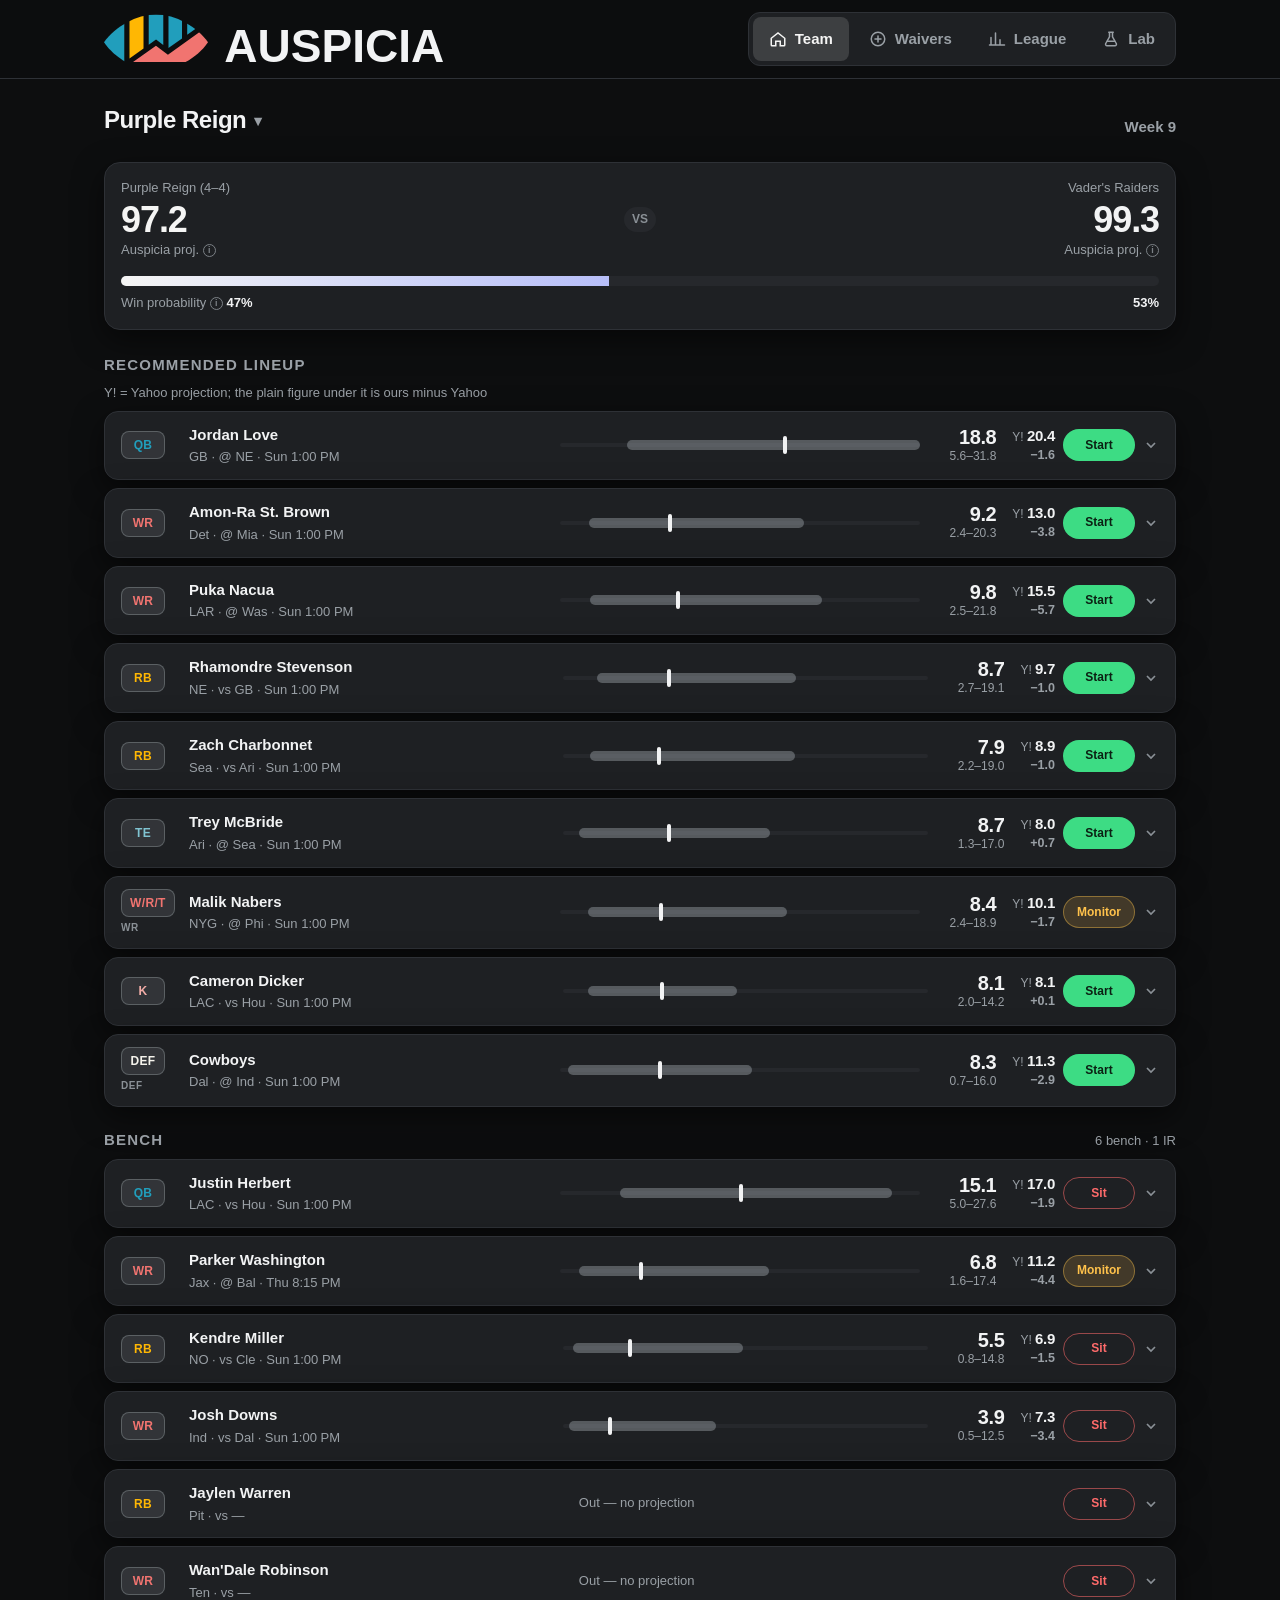
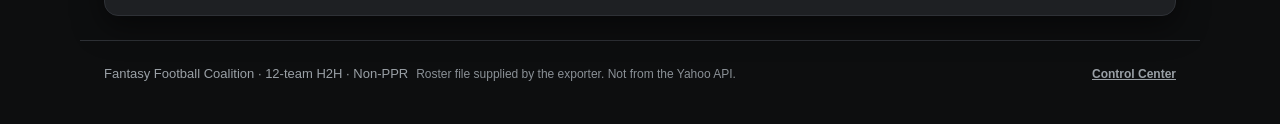
<file: site/index.html>
<!DOCTYPE html>
<html lang="en">
<head>
  <meta charset="utf-8">
  <meta name="viewport" content="width=device-width, initial-scale=1, viewport-fit=cover">
  <title>AUSPICIA</title>
  <link rel="icon" href="favicon.svg" type="image/svg+xml">
  <link rel="icon" href="favicon-32.png" type="image/png" sizes="32x32">
  <link rel="apple-touch-icon" href="apple-touch-icon.png">
  <meta name="theme-color" content="#0d0e0f">
  <link rel="stylesheet" href="app.css">
</head>
<body>
  <header class="top">
    <div class="top-in">
      <div class="hdr-logo"><img src="emblem.svg" alt=""><span class="hdr-word">AUSPICIA</span></div>
      <span class="badge hdr-badge" id="example-badge" hidden>● Example data</span>
      <nav class="tabs" role="tablist" aria-label="Views">
        <button role="tab" id="t-team" aria-controls="v-team" aria-selected="true" data-v="team">
          <svg viewBox="0 0 24 24" fill="none" stroke="currentColor" stroke-width="2" stroke-linecap="round" aria-hidden="true"><path d="M3 11l9-7 9 7v9a1 1 0 0 1-1 1h-5v-6H9v6H4a1 1 0 0 1-1-1z"/></svg>
          Team
        </button>
        <button role="tab" id="t-waivers" aria-controls="v-waivers" aria-selected="false" tabindex="-1" data-v="waivers">
          <svg viewBox="0 0 24 24" fill="none" stroke="currentColor" stroke-width="2" stroke-linecap="round" aria-hidden="true"><circle cx="12" cy="12" r="9"/><path d="M12 8v8M8 12h8"/></svg>
          Waivers
        </button>
        <button role="tab" id="t-league" aria-controls="v-league" aria-selected="false" tabindex="-1" data-v="league">
          <svg viewBox="0 0 24 24" fill="none" stroke="currentColor" stroke-width="2" stroke-linecap="round" aria-hidden="true"><path d="M4 20V10M10 20V4M16 20v-7M22 20H2"/></svg>
          League
        </button>
        <button role="tab" id="t-lab" aria-controls="v-lab" aria-selected="false" tabindex="-1" data-v="lab">
          <svg viewBox="0 0 24 24" fill="none" stroke="currentColor" stroke-width="2" stroke-linecap="round" aria-hidden="true"><path d="M9 3h6M10 3v6l-5 9a2 2 0 0 0 2 3h10a2 2 0 0 0 2-3l-5-9V3"/><path d="M7 15h10"/></svg>
          Lab
        </button>
      </nav>
      <div class="hdr-title" id="page-title">Team</div>
    </div>
  </header>
  <main>
    <p class="sub" id="status" role="status">Loading dashboard…</p>
    <section class="view on" id="v-team" role="tabpanel" aria-labelledby="t-team" hidden>
      <div class="hero">
        <div class="tsel-wrap">
          <button id="team-btn" class="teamsel" type="button" aria-haspopup="true" aria-expanded="false" aria-label="Choose team"><span id="team-title"></span><span class="tsel-caret" aria-hidden="true">▾</span></button>
          <div id="team-menu" class="teammenu" hidden></div>
        </div>
        <div class="week-label" id="week-label"></div>
        <div class="kick" id="kickoff">
          <span class="sub">Next kickoff</span>
          <b class="num" id="countdown"></b>
          <span class="sub" id="kickoff-label"></span>
        </div>
      </div>
      <p class="note" id="team-note" role="status" hidden></p>
      <div class="cols">
        <div class="main-col">
          <div class="card matchup" id="matchup" aria-label="Matchup projection"></div>
          <div class="lineup-col" id="lineup-col"></div>
        </div>

      </div>
    </section>
    <section class="view" id="v-waivers" role="tabpanel" aria-labelledby="t-waivers" hidden>
      <div class="hero"><div><div class="sub" id="waiver-sub"></div><h1>Top pickups</h1></div></div>
      <div class="pills-wrap">
        <div class="pills" role="group" aria-label="Filter by position" id="pills"></div>
      </div>
      <div class="wgrid" id="wlist"></div>
    </section>
    <section class="view" id="v-league" role="tabpanel" aria-labelledby="t-league" hidden>
      <div class="hero"><div><div class="sub" id="league-sub"></div><h1>League</h1></div></div>
      <div class="card table-card">
        <table class="tbl" id="ltbl">
          <caption class="sr">Teams by projected total. Activate a column header to sort.</caption>
          <thead>
            <tr>
              <th scope="col" data-k="rank"><button type="button">#</button></th>
              <th scope="col" data-k="name"><button type="button">Team</button></th>
              <th scope="col" data-k="wins" class="hide-s"><button type="button">Record</button></th>
              <th scope="col" data-k="opponent_name" class="hide-s"><button type="button">Opponent</button></th>
              <th scope="col" data-k="projected_total" class="r" aria-sort="descending"><button type="button" title="Projected total: the sum of the recommended starters' mean projections">Proj</button></th>
              <th scope="col" class="hide-s bar-col"><span class="sr">Share of leader</span></th>
            </tr>
          </thead>
          <tbody></tbody>
        </table>
      </div>
    </section>
    <section class="view" id="v-lab" role="tabpanel" aria-labelledby="t-lab" hidden>
      <div id="report-root"></div>
      <div id="lab-root"></div>
      <div class="card engine-card">
        <h2>How the engine works</h2>
        <p class="sub">What the model looks at for each player, and how that becomes a projection.</p>
        <ul class="why">
          <li><b>Recent form, weighted.</b> His last game, his last 3 and last 5, and a weighted average that cares more about lately — plus the direction he's trending.</li>
          <li><b>Opportunity.</b> Snap share, target and carry shares, air yards, red-zone work. Role is stickier than raw points, so the model trusts role more.</li>
          <li><b>The matchup.</b> How many points the opponent has been giving up to his position lately.</li>
          <li><b>The game environment.</b> The Vegas spread, the game total, and each team's implied points — high implied totals mean more scoring to share around. Kickers and defenses are projected mostly from these lines directly.</li>
          <li><b>Availability and context.</b> Injury and practice reports, depth-chart rank, teammates out at his position, rest days, home or away, and last season's scoring rate for players with thin history.</li>
          <li><b>A separate model per position.</b> Quarterbacks, running backs, receivers, and tight ends each get their own model, retrained on every week in the database before this one — using only information that existed before that week's games. No peeking at results.</li>
          <li><b>An honest range, not just a number.</b> Every projection is a middle (the headline), a bad-week end, and a great-week end. Yahoo's number sits next to ours so the difference is always visible.</li>
          <li><b>Graded in public.</b> The scores above come from replaying history week by week and comparing predictions with what actually happened. Live predictions currently use the model's raw range; the calibrated range from the backtest is the next upgrade.</li>
        </ul>
      </div>
      <div class="card legend-card" id="legend-card"></div>
    </section>
  </main>
  <footer>
    <span class="badge" id="footer-badge" hidden>● Example data</span>
    <span class="sub" id="league-line"></span>
    <span id="footer-text"></span>
    <a href="control.html">Control Center</a>
  </footer>
  <script src="app.js" defer></script>
</body>
</html>
</file>
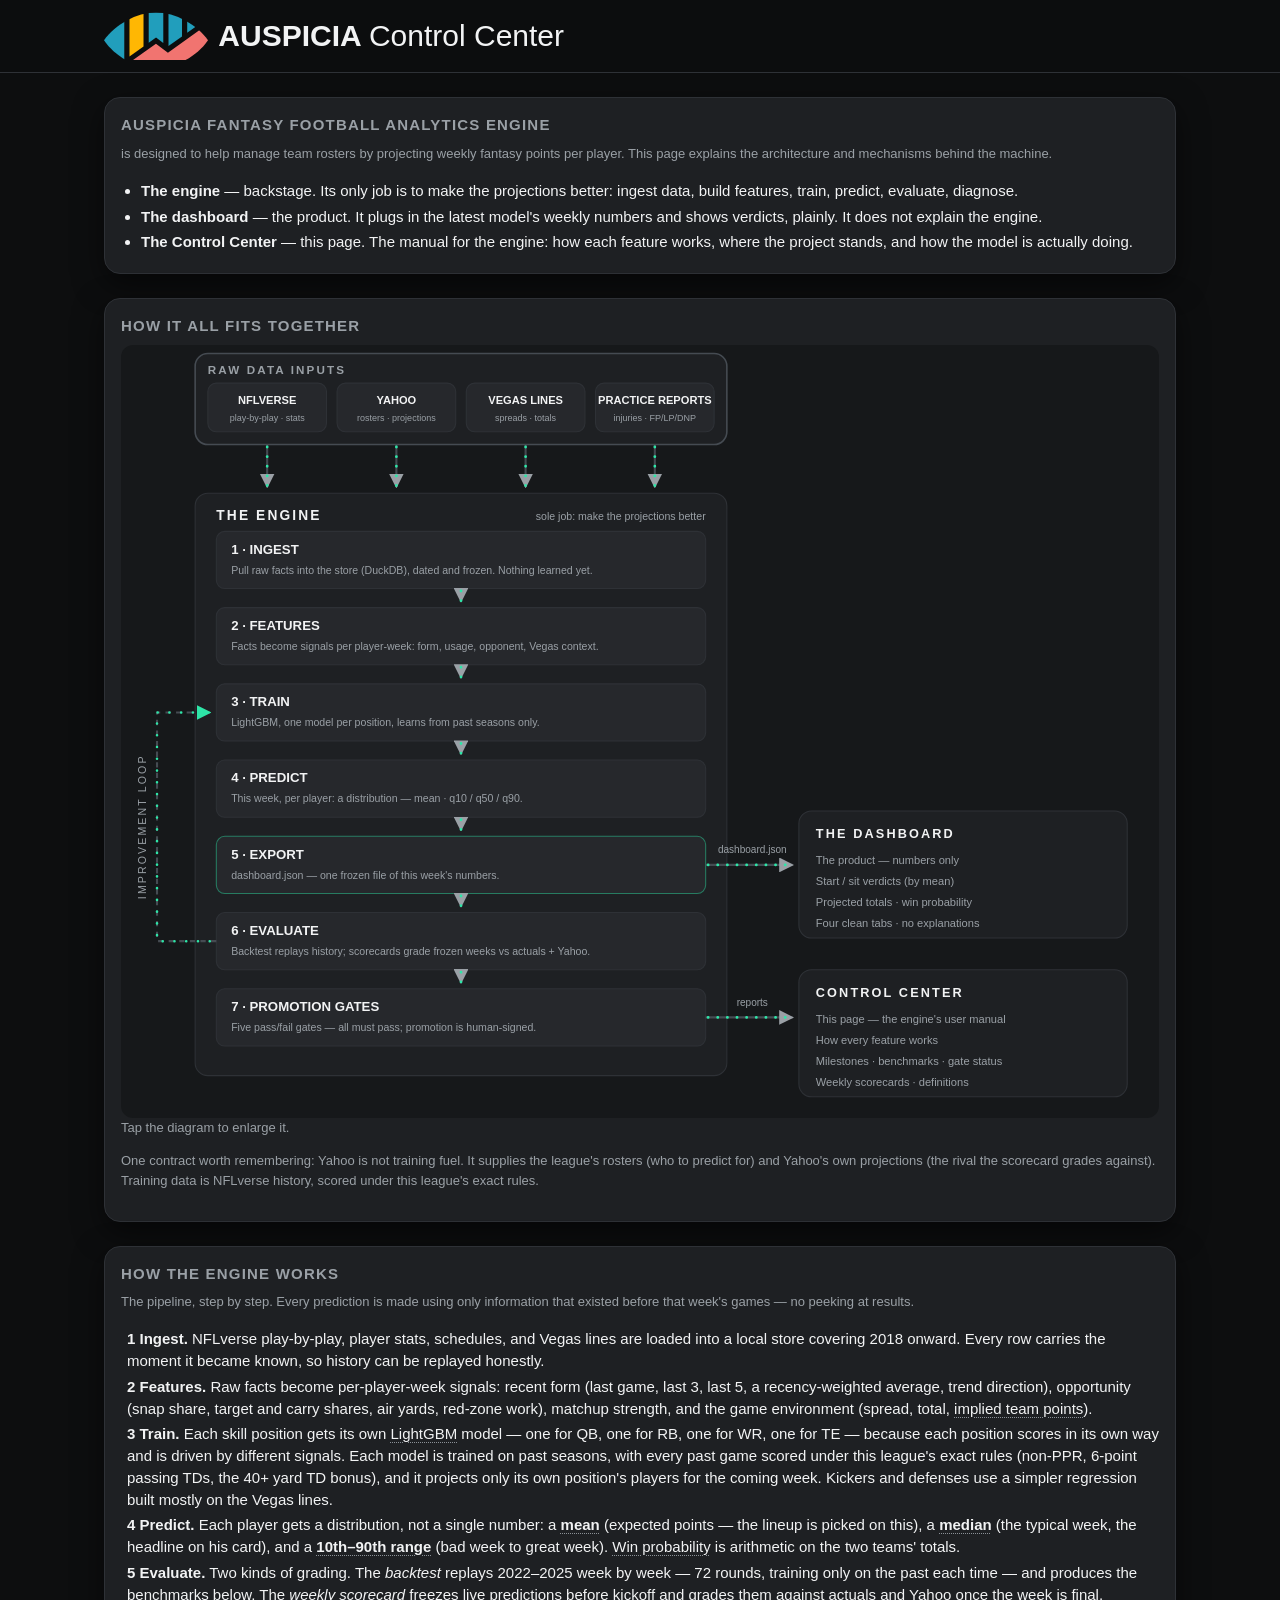
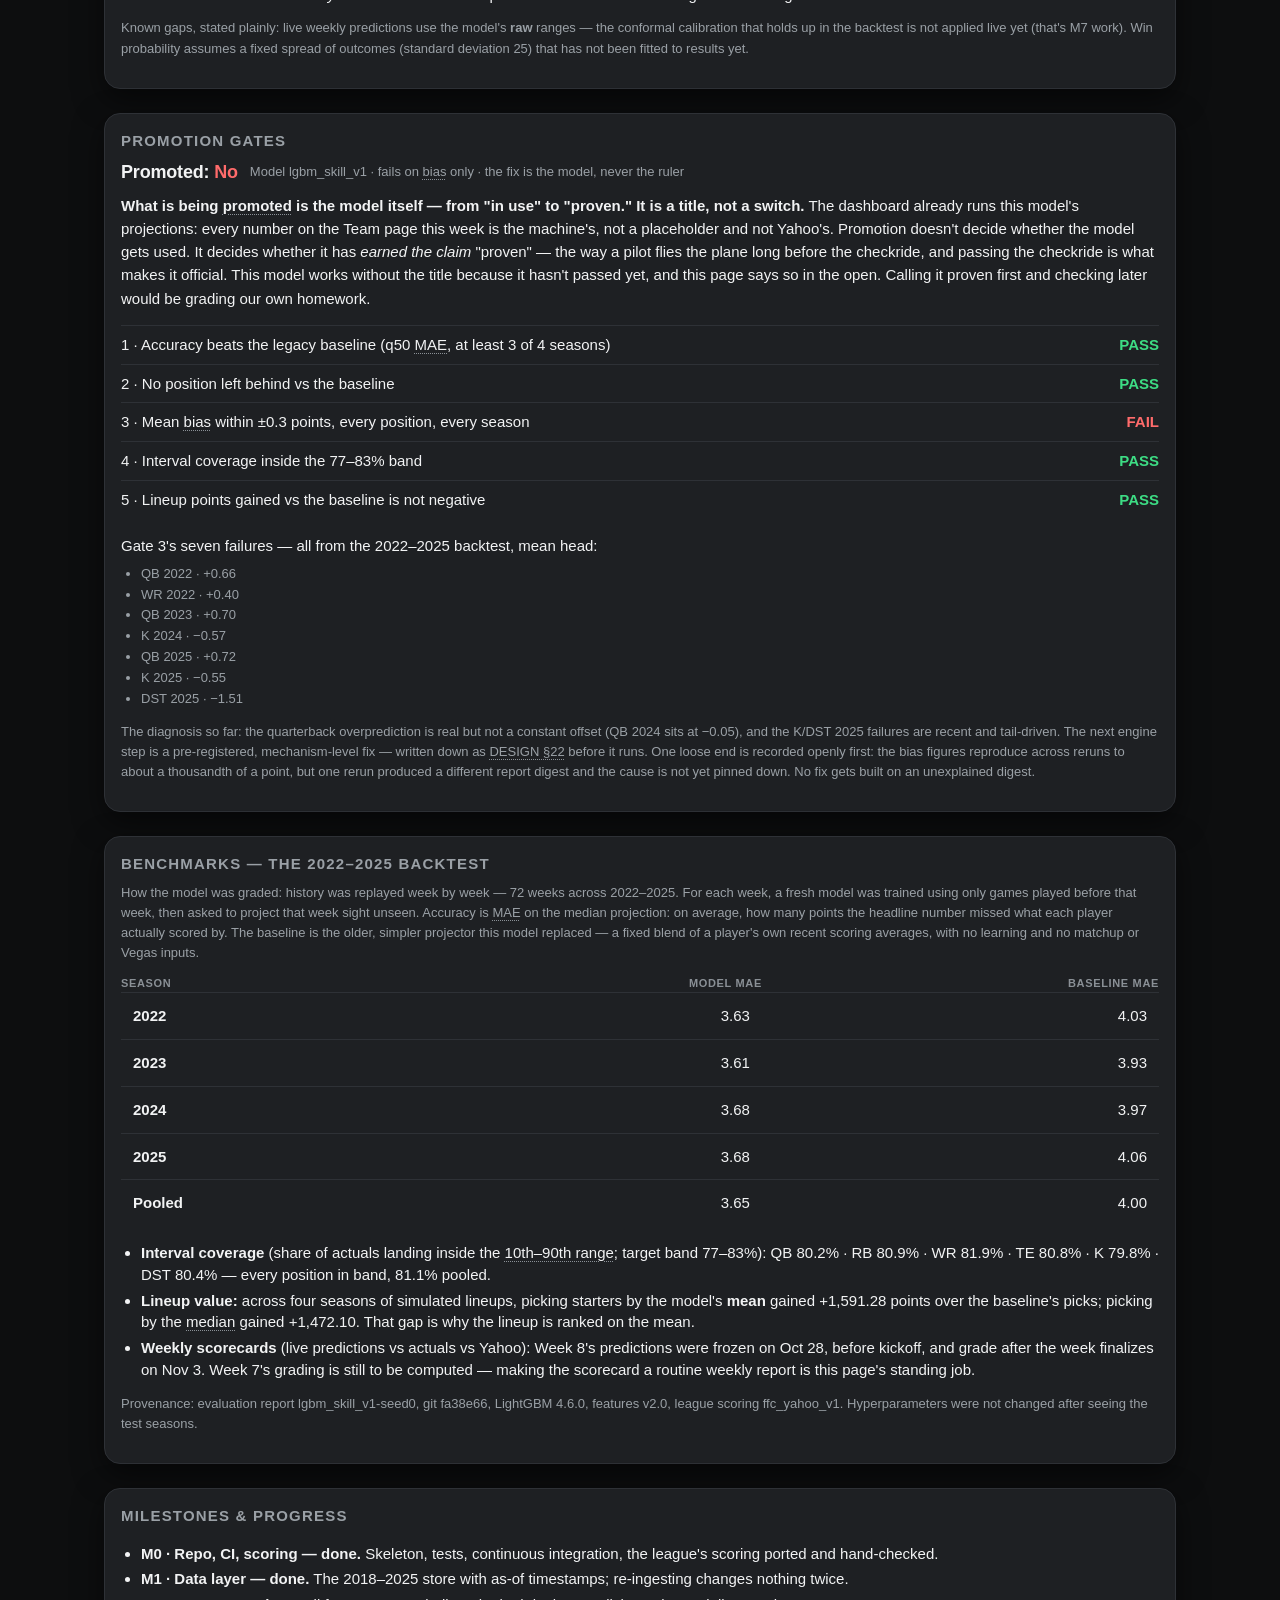
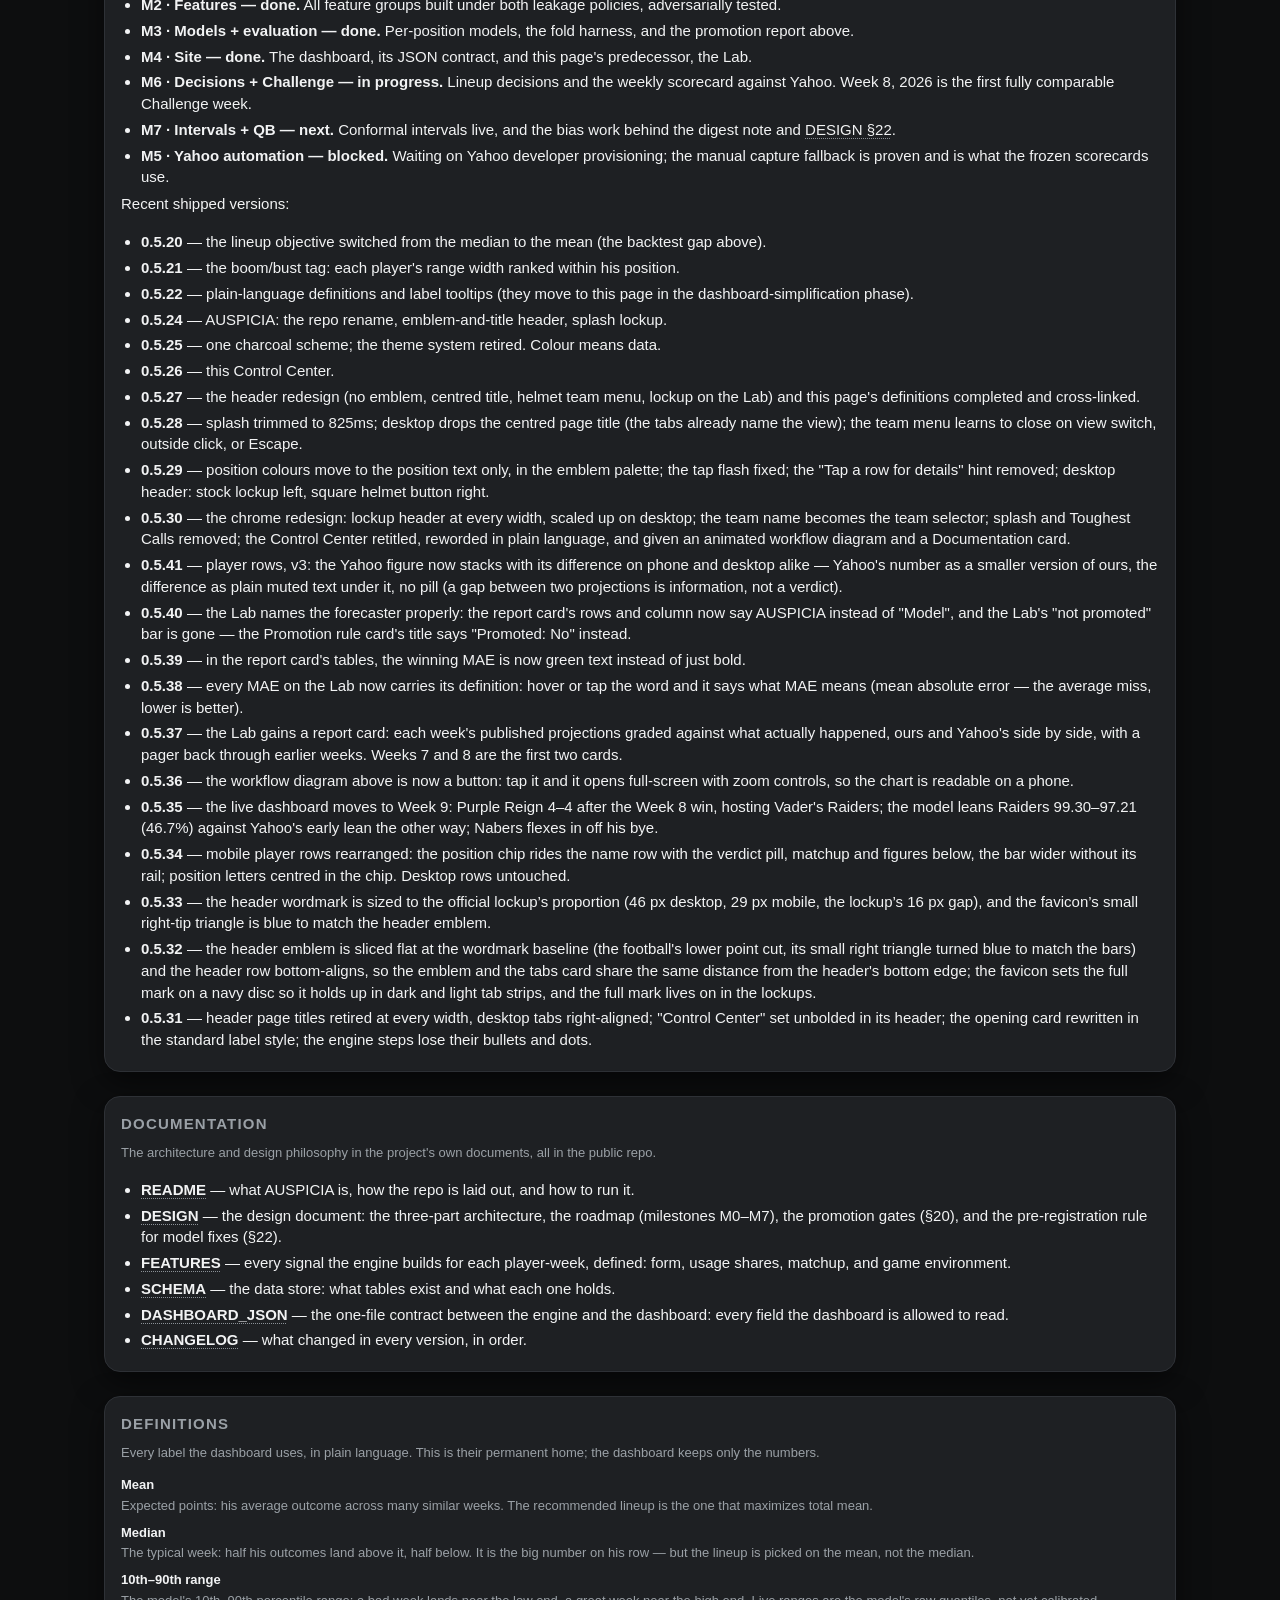
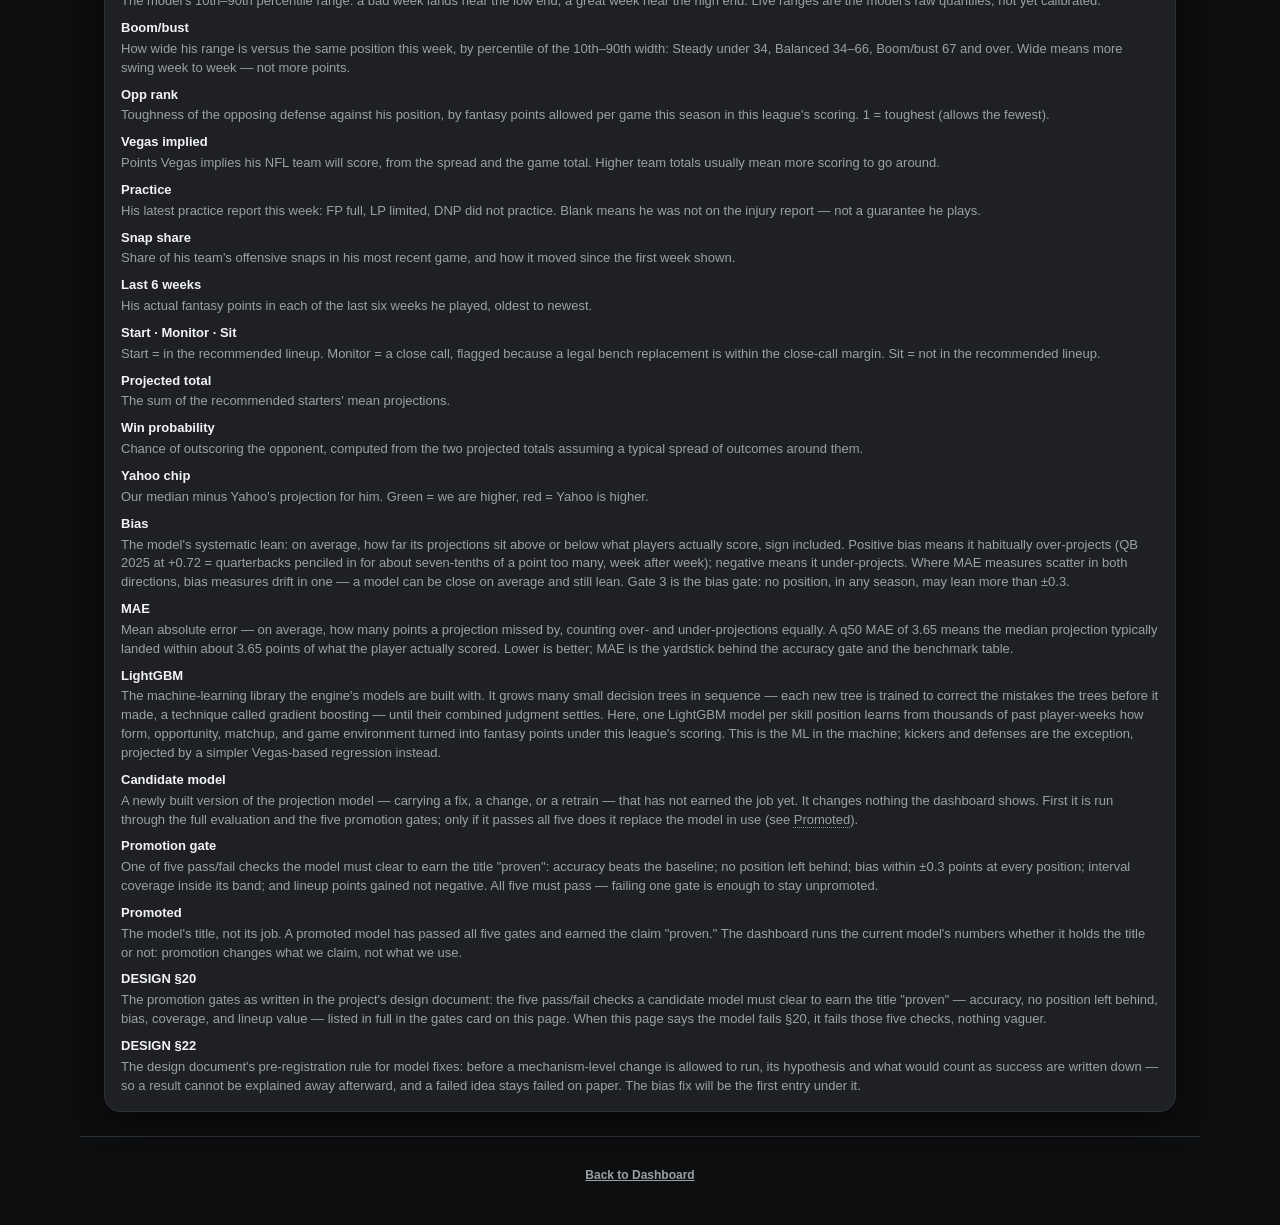
<file: site/control.html>
<!DOCTYPE html>
<html lang="en">
<head>
  <meta charset="utf-8">
  <meta name="viewport" content="width=device-width, initial-scale=1, viewport-fit=cover">
  <title>AUSPICIA Control Center</title>
  <link rel="icon" href="favicon.svg" type="image/svg+xml">
  <link rel="icon" href="favicon-32.png" type="image/png" sizes="32x32">
  <link rel="apple-touch-icon" href="apple-touch-icon.png">
  <meta name="theme-color" content="#0d0e0f">
  <link rel="stylesheet" href="app.css">
  <style>
    /* The Control Center keeps the emblem header; its brand rules live here
       now that the dashboard header no longer uses them. */
    .brand { display: flex; align-items: center; gap: 10px; font-weight: 800; font-size: 18px; white-space: nowrap; }
    .brand-sub { font-weight: 400; }
    /* The engine steps are numbered paragraphs, not a bulleted list: no
       markers, the number sits where the bullet used to be, and the step
       name flows in line with the rest of the text. */
    .steps { list-style: none; padding-left: 6px; }
    .brand-mark { height: 30px; width: auto; display: block; }
    .stack { display: flex; flex-direction: column; gap: 24px; }
    .diagram { width: 100%; height: auto; display: block; border-radius: 12px; }
    /* The diagram is a button: tapping it opens the enlarged view below.
       The button itself is invisible chrome — no border, no background. */
    .diagram-btn { display: block; width: 100%; padding: 0; border: 0; background: none; cursor: zoom-in; border-radius: 12px; -webkit-tap-highlight-color: transparent; }
    .diagram-hint { margin-top: 8px; }
    /* Enlarged diagram: a full-screen layer with its own zoom controls.
       The stage scrolls, so at any zoom past full width the reader pans by
       dragging or swiping; the buttons (or a double-tap) change the zoom. */
    .zoom { position: fixed; inset: 0; z-index: 60; background: #050607; display: flex; flex-direction: column; }
    .zoom[hidden] { display: none; }
    .zoom-bar { display: flex; align-items: center; justify-content: space-between; gap: 12px; padding: 10px 12px; }
    .zoom-title { font-size: 13px; color: var(--muted); }
    .zoom-btns { display: flex; gap: 8px; }
    .zoom-btns button { min-width: 44px; height: 44px; padding: 0 12px; border-radius: 10px; border: 1px solid var(--line); background: var(--card2); color: var(--text); font-size: 20px; line-height: 1; cursor: pointer; -webkit-tap-highlight-color: transparent; }
    .zoom-stage { flex: 1; overflow: auto; -webkit-overflow-scrolling: touch; padding: 4px 10px 18px; }
    .zoom-stage img { display: block; margin: 0 auto; max-width: none; height: auto; border-radius: 8px; }
    .gate-fails { margin: 8px 0 0; padding-left: 20px; color: var(--muted); font-size: 13px; }
    .gate-fails li { margin: 2px 0; }
    .status-line { display: flex; align-items: center; gap: 12px; flex-wrap: wrap; margin-bottom: 8px; }
    .status-line .verdict { font-size: 18px; font-weight: 800; letter-spacing: -0.01em; }
    .tbl td.pos-name { font-weight: 700; white-space: nowrap; }
    .card p { line-height: 1.55; }
    .defs > div { scroll-margin-top: 84px; }
    a.deflink { color: inherit; text-decoration: underline dotted var(--faint) 1px; text-underline-offset: 3px; }
    a.deflink:hover { color: var(--accent); }
    .card p:first-of-type { margin-top: 0; }
    /* The back link gets its own line, centred, under the footer note. */
    footer a { margin-left: 0; flex-basis: 100%; text-align: center; margin-top: 6px; }
    @media (min-width: 721px) {
      /* Desktop: the header lockup scales up to match the dashboard's
         (48px emblem, 30px text). Mobile keeps the compact size. */
      .brand { font-size: 30px; }
      .brand-mark { height: 48px; }
    }

  </style>
</head>
<body>
  <header class="top">
    <div class="top-in">
      <div class="brand"><img class="brand-mark" src="emblem.svg" alt="AUSPICIA"><span>AUSPICIA <span class="brand-sub">Control Center</span></span></div>
    </div>
  </header>
  <main>
    <div class="stack">

      <section class="card" aria-label="What AUSPICIA is">
        <h2>AUSPICIA fantasy football analytics engine</h2>
        <p class="sub">is designed to help manage team rosters by projecting weekly fantasy points per player. This page explains the architecture and mechanisms behind the machine.</p>
        <ul class="why">
          <li><b>The engine</b> — backstage. Its only job is to make the projections better: ingest data, build features, train, predict, evaluate, diagnose.</li>
          <li><b>The dashboard</b> — the product. It plugs in the latest model's weekly numbers and shows verdicts, plainly. It does not explain the engine.</li>
          <li><b>The Control Center</b> — this page. The manual for the engine: how each feature works, where the project stands, and how the model is actually doing.</li>
        </ul>
      </section>

      <section class="card" aria-label="How it all fits together">
        <h2>How it all fits together</h2>
        <button type="button" class="diagram-btn" id="diagramOpen" aria-label="Enlarge the workflow diagram">
          <img class="diagram" src="workflow.svg" alt="Workflow diagram: the four raw data inputs — NFLverse, Yahoo, Vegas lines, and practice reports — sit in one box and flow down into the engine: ingest, features, train, predict, export, evaluate, promotion gates. The export sends dashboard.json to the dashboard; the gates send reports to the Control Center; an improvement loop runs from evaluate back up to train.">
        </button>
        <p class="sub diagram-hint">Tap the diagram to enlarge it.</p>
        <p class="sub">One contract worth remembering: Yahoo is not training fuel. It supplies the league's rosters (who to predict for) and Yahoo's own projections (the rival the scorecard grades against). Training data is NFLverse history, scored under this league's exact rules.</p>
      </section>

      <section class="card" aria-label="How the engine works">
        <h2>How the engine works</h2>
        <p class="sub">The pipeline, step by step. Every prediction is made using only information that existed before that week's games — no peeking at results.</p>
        <ul class="why steps">
          <li><b>1 Ingest.</b> NFLverse play-by-play, player stats, schedules, and Vegas lines are loaded into a local store covering 2018 onward. Every row carries the moment it became known, so history can be replayed honestly.</li>
          <li><b>2 Features.</b> Raw facts become per-player-week signals: recent form (last game, last 3, last 5, a recency-weighted average, trend direction), opportunity (snap share, target and carry shares, air yards, red-zone work), matchup strength, and the game environment (spread, total, <a class="deflink" href="#def-vegas">implied team points</a>).</li>
          <li><b>3 Train.</b> Each skill position gets its own <a class="deflink" href="#def-lightgbm">LightGBM</a> model — one for QB, one for RB, one for WR, one for TE — because each position scores in its own way and is driven by different signals. Each model is trained on past seasons, with every past game scored under this league's exact rules (non-PPR, 6-point passing TDs, the 40+ yard TD bonus), and it projects only its own position's players for the coming week. Kickers and defenses use a simpler regression built mostly on the Vegas lines.</li>
          <li><b>4 Predict.</b> Each player gets a distribution, not a single number: a <a class="deflink" href="#def-mean"><b>mean</b></a> (expected points — the lineup is picked on this), a <a class="deflink" href="#def-median"><b>median</b></a> (the typical week, the headline on his card), and a <a class="deflink" href="#def-range"><b>10th–90th range</b></a> (bad week to great week). <a class="deflink" href="#def-winprob">Win probability</a> is arithmetic on the two teams' totals.</li>
          <li><b>5 Evaluate.</b> Two kinds of grading. The <i>backtest</i> replays 2022–2025 week by week — 72 rounds, training only on the past each time — and produces the benchmarks below. The <i>weekly scorecard</i> freezes live predictions before kickoff and grades them against actuals and Yahoo once the week is final.</li>
        </ul>
        <p class="sub">Known gaps, stated plainly: live weekly predictions use the model's <b>raw</b> ranges — the conformal calibration that holds up in the backtest is not applied live yet (that's M7 work). Win probability assumes a fixed spread of outcomes (standard deviation 25) that has not been fitted to results yet.</p>
      </section>

      <section class="card" aria-label="Promotion gates">
        <h2>Promotion gates</h2>
        <div class="status-line">
          <span class="verdict">Promoted: <span class="fail">No</span></span>
          <span class="sub">Model <span class="num">lgbm_skill_v1</span> · fails on <a class="deflink" href="#def-bias">bias</a> only · the fix is the model, never the ruler</span>
        </div>
        <p><b>What is being <a class="deflink" href="#def-promoted">promoted</a> is the model itself — from "in use" to "proven." It is a title, not a switch.</b> The dashboard already runs this model's projections: every number on the Team page this week is the machine's, not a placeholder and not Yahoo's. Promotion doesn't decide whether the model gets used. It decides whether it has <i>earned the claim</i> "proven" — the way a pilot flies the plane long before the checkride, and passing the checkride is what makes it official. This model works without the title because it hasn't passed yet, and this page says so in the open. Calling it proven first and checking later would be grading our own homework.</p>
        <ul class="crit">
          <li><span>1 · Accuracy beats the legacy baseline (q50 <a class="deflink" href="#def-mae">MAE</a>, at least 3 of 4 seasons)</span><span class="pass">PASS</span></li>
          <li><span>2 · No position left behind vs the baseline</span><span class="pass">PASS</span></li>
          <li><span>3 · Mean <a class="deflink" href="#def-bias">bias</a> within ±0.3 points, every position, every season</span><span class="fail">FAIL</span></li>
          <li><span>4 · Interval coverage inside the 77–83% band</span><span class="pass">PASS</span></li>
          <li><span>5 · Lineup points gained vs the baseline is not negative</span><span class="pass">PASS</span></li>
        </ul>
        <p style="margin-bottom: 0;">Gate 3's seven failures — all from the 2022–2025 backtest, mean head:</p>
        <ul class="gate-fails">
          <li>QB 2022 · <span class="num">+0.66</span></li>
          <li>WR 2022 · <span class="num">+0.40</span></li>
          <li>QB 2023 · <span class="num">+0.70</span></li>
          <li>K 2024 · <span class="num">−0.57</span></li>
          <li>QB 2025 · <span class="num">+0.72</span></li>
          <li>K 2025 · <span class="num">−0.55</span></li>
          <li>DST 2025 · <span class="num">−1.51</span></li>
        </ul>
        <p class="sub">The diagnosis so far: the quarterback overprediction is real but not a constant offset (QB 2024 sits at −0.05), and the K/DST 2025 failures are recent and tail-driven. The next engine step is a pre-registered, mechanism-level fix — written down as <a class="deflink" href="#def-design22">DESIGN §22</a> before it runs. One loose end is recorded openly first: the bias figures reproduce across reruns to about a thousandth of a point, but one rerun produced a different report digest and the cause is not yet pinned down. No fix gets built on an unexplained digest.</p>
      </section>

      <section class="card" aria-label="Benchmarks">
        <h2>Benchmarks — the 2022–2025 backtest</h2>
        <p class="sub">How the model was graded: history was replayed week by week — 72 weeks across 2022–2025. For each week, a fresh model was trained using only games played before that week, then asked to project that week sight unseen. Accuracy is <a class="deflink" href="#def-mae">MAE</a> on the median projection: on average, how many points the headline number missed what each player actually scored by. The baseline is the older, simpler projector this model replaced — a fixed blend of a player's own recent scoring averages, with no learning and no matchup or Vegas inputs.</p>
        <div class="table-card" style="padding: 0; overflow-x: auto;">
          <table class="tbl">
            <thead>
              <tr><th scope="col">Season</th><th scope="col" class="r">Model MAE</th><th scope="col" class="r">Baseline MAE</th></tr>
            </thead>
            <tbody>
              <tr><td class="pos-name">2022</td><td class="r num">3.63</td><td class="r num">4.03</td></tr>
              <tr><td class="pos-name">2023</td><td class="r num">3.61</td><td class="r num">3.93</td></tr>
              <tr><td class="pos-name">2024</td><td class="r num">3.68</td><td class="r num">3.97</td></tr>
              <tr><td class="pos-name">2025</td><td class="r num">3.68</td><td class="r num">4.06</td></tr>
              <tr><td class="pos-name">Pooled</td><td class="r num">3.65</td><td class="r num">4.00</td></tr>
            </tbody>
          </table>
        </div>
        <ul class="why">
          <li><b>Interval coverage</b> (share of actuals landing inside the <a class="deflink" href="#def-range">10th–90th range</a>; target band 77–83%): QB <span class="num">80.2%</span> · RB <span class="num">80.9%</span> · WR <span class="num">81.9%</span> · TE <span class="num">80.8%</span> · K <span class="num">79.8%</span> · DST <span class="num">80.4%</span> — every position in band, <span class="num">81.1%</span> pooled.</li>
          <li><b>Lineup value:</b> across four seasons of simulated lineups, picking starters by the model's <b>mean</b> gained <span class="num">+1,591.28</span> points over the baseline's picks; picking by the <a class="deflink" href="#def-median">median</a> gained <span class="num">+1,472.10</span>. That gap is why the lineup is ranked on the mean.</li>
          <li><b>Weekly scorecards</b> (live predictions vs actuals vs Yahoo): Week 8's predictions were frozen on Oct 28, before kickoff, and grade after the week finalizes on Nov 3. Week 7's grading is still to be computed — making the scorecard a routine weekly report is this page's standing job.</li>
        </ul>
        <p class="sub">Provenance: evaluation report <span class="num">lgbm_skill_v1-seed0</span>, git <span class="num">fa38e66</span>, LightGBM 4.6.0, features v2.0, league scoring ffc_yahoo_v1. Hyperparameters were not changed after seeing the test seasons.</p>
      </section>

      <section class="card" aria-label="Milestones and progress">
        <h2>Milestones &amp; progress</h2>
        <ul class="why">
          <li><b>M0 · Repo, CI, scoring — done.</b> Skeleton, tests, continuous integration, the league's scoring ported and hand-checked.</li>
          <li><b>M1 · Data layer — done.</b> The 2018–2025 store with as-of timestamps; re-ingesting changes nothing twice.</li>
          <li><b>M2 · Features — done.</b> All feature groups built under both leakage policies, adversarially tested.</li>
          <li><b>M3 · Models + evaluation — done.</b> Per-position models, the fold harness, and the promotion report above.</li>
          <li><b>M4 · Site — done.</b> The dashboard, its JSON contract, and this page's predecessor, the Lab.</li>
          <li><b>M6 · Decisions + Challenge — in progress.</b> Lineup decisions and the weekly scorecard against Yahoo. Week 8, 2026 is the first fully comparable Challenge week.</li>
          <li><b>M7 · Intervals + QB — next.</b> Conformal intervals live, and the bias work behind the digest note and <a class="deflink" href="#def-design22">DESIGN §22</a>.</li>
          <li><b>M5 · Yahoo automation — blocked.</b> Waiting on Yahoo developer provisioning; the manual capture fallback is proven and is what the frozen scorecards use.</li>
        </ul>
        <p style="margin-bottom: 0;">Recent shipped versions:</p>
        <ul class="why">
          <li><b>0.5.20</b> — the lineup objective switched from the median to the mean (the backtest gap above).</li>
          <li><b>0.5.21</b> — the boom/bust tag: each player's range width ranked within his position.</li>
          <li><b>0.5.22</b> — plain-language definitions and label tooltips (they move to this page in the dashboard-simplification phase).</li>
          <li><b>0.5.24</b> — AUSPICIA: the repo rename, emblem-and-title header, splash lockup.</li>
          <li><b>0.5.25</b> — one charcoal scheme; the theme system retired. Colour means data.</li>
          <li><b>0.5.26</b> — this Control Center.</li>
          <li><b>0.5.27</b> — the header redesign (no emblem, centred title, helmet team menu, lockup on the Lab) and this page's definitions completed and cross-linked.</li>
          <li><b>0.5.28</b> — splash trimmed to 825ms; desktop drops the centred page title (the tabs already name the view); the team menu learns to close on view switch, outside click, or Escape.</li>
          <li><b>0.5.29</b> — position colours move to the position text only, in the emblem palette; the tap flash fixed; the "Tap a row for details" hint removed; desktop header: stock lockup left, square helmet button right.</li>
          <li><b>0.5.30</b> — the chrome redesign: lockup header at every width, scaled up on desktop; the team name becomes the team selector; splash and Toughest Calls removed; the Control Center retitled, reworded in plain language, and given an animated workflow diagram and a Documentation card.</li>
          <li><b>0.5.41</b> — player rows, v3: the Yahoo figure now stacks with its difference on phone and desktop alike — Yahoo's number as a smaller version of ours, the difference as plain muted text under it, no pill (a gap between two projections is information, not a verdict).</li>
          <li><b>0.5.40</b> — the Lab names the forecaster properly: the report card's rows and column now say AUSPICIA instead of "Model", and the Lab's "not promoted" bar is gone — the Promotion rule card's title says "Promoted: No" instead.</li>
          <li><b>0.5.39</b> — in the report card's tables, the winning MAE is now green text instead of just bold.</li>
          <li><b>0.5.38</b> — every MAE on the Lab now carries its definition: hover or tap the word and it says what MAE means (mean absolute error — the average miss, lower is better).</li>
          <li><b>0.5.37</b> — the Lab gains a report card: each week's published projections graded against what actually happened, ours and Yahoo's side by side, with a pager back through earlier weeks. Weeks 7 and 8 are the first two cards.</li>
          <li><b>0.5.36</b> — the workflow diagram above is now a button: tap it and it opens full-screen with zoom controls, so the chart is readable on a phone.</li>
          <li><b>0.5.35</b> — the live dashboard moves to Week 9: Purple Reign 4–4 after the Week 8 win, hosting Vader's Raiders; the model leans Raiders 99.30–97.21 (46.7%) against Yahoo's early lean the other way; Nabers flexes in off his bye.</li>
          <li><b>0.5.34</b> — mobile player rows rearranged: the position chip rides the name row with the verdict pill, matchup and figures below, the bar wider without its rail; position letters centred in the chip. Desktop rows untouched.</li>
          <li><b>0.5.33</b> — the header wordmark is sized to the official lockup’s proportion (46 px desktop, 29 px mobile, the lockup’s 16 px gap), and the favicon’s small right-tip triangle is blue to match the header emblem.</li>
          <li><b>0.5.32</b> — the header emblem is sliced flat at the wordmark baseline (the football's lower point cut, its small right triangle turned blue to match the bars) and the header row bottom-aligns, so the emblem and the tabs card share the same distance from the header's bottom edge; the favicon sets the full mark on a navy disc so it holds up in dark and light tab strips, and the full mark lives on in the lockups.</li>
          <li><b>0.5.31</b> — header page titles retired at every width, desktop tabs right-aligned; "Control Center" set unbolded in its header; the opening card rewritten in the standard label style; the engine steps lose their bullets and dots.</li>
        </ul>
      </section>

      <section class="card" aria-label="Documentation">
        <h2>Documentation</h2>
        <p class="sub">The architecture and design philosophy in the project's own documents, all in the public repo.</p>
        <ul class="why">
          <li><a class="deflink" href="https://github.com/Jpidge/auspicia/blob/main/README.md"><b>README</b></a> — what AUSPICIA is, how the repo is laid out, and how to run it.</li>
          <li><a class="deflink" href="https://github.com/Jpidge/auspicia/blob/main/docs/DESIGN.md"><b>DESIGN</b></a> — the design document: the three-part architecture, the roadmap (milestones M0–M7), the promotion gates (§20), and the pre-registration rule for model fixes (§22).</li>
          <li><a class="deflink" href="https://github.com/Jpidge/auspicia/blob/main/docs/FEATURES.md"><b>FEATURES</b></a> — every signal the engine builds for each player-week, defined: form, usage shares, matchup, and game environment.</li>
          <li><a class="deflink" href="https://github.com/Jpidge/auspicia/blob/main/docs/SCHEMA.md"><b>SCHEMA</b></a> — the data store: what tables exist and what each one holds.</li>
          <li><a class="deflink" href="https://github.com/Jpidge/auspicia/blob/main/docs/DASHBOARD_JSON.md"><b>DASHBOARD_JSON</b></a> — the one-file contract between the engine and the dashboard: every field the dashboard is allowed to read.</li>
          <li><a class="deflink" href="https://github.com/Jpidge/auspicia/blob/main/CHANGELOG.md"><b>CHANGELOG</b></a> — what changed in every version, in order.</li>
        </ul>
      </section>

      <section class="card" aria-label="Definitions">
        <h2>Definitions</h2>
        <p class="sub">Every label the dashboard uses, in plain language. This is their permanent home; the dashboard keeps only the numbers.</p>
        <dl class="defs">
          <div id="def-mean"><dt>Mean</dt><dd>Expected points: his average outcome across many similar weeks. The recommended lineup is the one that maximizes total mean.</dd></div>
          <div id="def-median"><dt>Median</dt><dd>The typical week: half his outcomes land above it, half below. It is the big number on his row — but the lineup is picked on the mean, not the median.</dd></div>
          <div id="def-range"><dt>10th–90th range</dt><dd>The model's 10th–90th percentile range: a bad week lands near the low end, a great week near the high end. Live ranges are the model's raw quantiles, not yet calibrated.</dd></div>
          <div id="def-boombust"><dt>Boom/bust</dt><dd>How wide his range is versus the same position this week, by percentile of the 10th–90th width: Steady under 34, Balanced 34–66, Boom/bust 67 and over. Wide means more swing week to week — not more points.</dd></div>
          <div id="def-opprank"><dt>Opp rank</dt><dd>Toughness of the opposing defense against his position, by fantasy points allowed per game this season in this league's scoring. 1 = toughest (allows the fewest).</dd></div>
          <div id="def-vegas"><dt>Vegas implied</dt><dd>Points Vegas implies his NFL team will score, from the spread and the game total. Higher team totals usually mean more scoring to go around.</dd></div>
          <div id="def-practice"><dt>Practice</dt><dd>His latest practice report this week: FP full, LP limited, DNP did not practice. Blank means he was not on the injury report — not a guarantee he plays.</dd></div>
          <div id="def-snap"><dt>Snap share</dt><dd>Share of his team's offensive snaps in his most recent game, and how it moved since the first week shown.</dd></div>
          <div id="def-last6"><dt>Last 6 weeks</dt><dd>His actual fantasy points in each of the last six weeks he played, oldest to newest.</dd></div>
          <div id="def-verdicts"><dt>Start · Monitor · Sit</dt><dd>Start = in the recommended lineup. Monitor = a close call, flagged because a legal bench replacement is within the close-call margin. Sit = not in the recommended lineup.</dd></div>
          <div id="def-projtotal"><dt>Projected total</dt><dd>The sum of the recommended starters' mean projections.</dd></div>
          <div id="def-winprob"><dt>Win probability</dt><dd>Chance of outscoring the opponent, computed from the two projected totals assuming a typical spread of outcomes around them.</dd></div>
          <div id="def-yahoo"><dt>Yahoo chip</dt><dd>Our median minus Yahoo's projection for him. Green = we are higher, red = Yahoo is higher.</dd></div>
          <div id="def-bias"><dt>Bias</dt><dd>The model's systematic lean: on average, how far its projections sit above or below what players actually score, sign included. Positive bias means it habitually over-projects (QB 2025 at +0.72 = quarterbacks penciled in for about seven-tenths of a point too many, week after week); negative means it under-projects. Where MAE measures scatter in both directions, bias measures drift in one — a model can be close on average and still lean. Gate 3 is the bias gate: no position, in any season, may lean more than ±0.3.</dd></div>
          <div id="def-mae"><dt>MAE</dt><dd>Mean absolute error — on average, how many points a projection missed by, counting over- and under-projections equally. A q50 MAE of 3.65 means the median projection typically landed within about 3.65 points of what the player actually scored. Lower is better; MAE is the yardstick behind the accuracy gate and the benchmark table.</dd></div>
          <div id="def-lightgbm"><dt>LightGBM</dt><dd>The machine-learning library the engine's models are built with. It grows many small decision trees in sequence — each new tree is trained to correct the mistakes the trees before it made, a technique called gradient boosting — until their combined judgment settles. Here, one LightGBM model per skill position learns from thousands of past player-weeks how form, opportunity, matchup, and game environment turned into fantasy points under this league's scoring. This is the ML in the machine; kickers and defenses are the exception, projected by a simpler Vegas-based regression instead.</dd></div>
          <div id="def-candidate"><dt>Candidate model</dt><dd>A newly built version of the projection model — carrying a fix, a change, or a retrain — that has not earned the job yet. It changes nothing the dashboard shows. First it is run through the full evaluation and the five promotion gates; only if it passes all five does it replace the model in use (see <a class="deflink" href="#def-promoted">Promoted</a>).</dd></div>
          <div id="def-gate"><dt>Promotion gate</dt><dd>One of five pass/fail checks the model must clear to earn the title "proven": accuracy beats the baseline; no position left behind; bias within ±0.3 points at every position; interval coverage inside its band; and lineup points gained not negative. All five must pass — failing one gate is enough to stay unpromoted.</dd></div>
          <div id="def-promoted"><dt>Promoted</dt><dd>The model's title, not its job. A promoted model has passed all five gates and earned the claim "proven." The dashboard runs the current model's numbers whether it holds the title or not: promotion changes what we claim, not what we use.</dd></div>
          <div id="def-design20"><dt>DESIGN §20</dt><dd>The promotion gates as written in the project's design document: the five pass/fail checks a candidate model must clear to earn the title "proven" — accuracy, no position left behind, bias, coverage, and lineup value — listed in full in the gates card on this page. When this page says the model fails §20, it fails those five checks, nothing vaguer.</dd></div>
          <div id="def-design22"><dt>DESIGN §22</dt><dd>The design document's pre-registration rule for model fixes: before a mechanism-level change is allowed to run, its hypothesis and what would count as success are written down — so a result cannot be explained away afterward, and a failed idea stays failed on paper. The bias fix will be the first entry under it.</dd></div>
        </dl>
      </section>

    </div>
  </main>
  <footer>
    <a href="index.html">Back to Dashboard</a>
  </footer>

  <div class="zoom" id="diagramZoom" hidden role="dialog" aria-modal="true" aria-label="Workflow diagram, enlarged">
    <div class="zoom-bar">
      <span class="zoom-title">How it all fits together</span>
      <div class="zoom-btns">
        <button type="button" id="zoomOut" aria-label="Zoom out">&minus;</button>
        <button type="button" id="zoomIn" aria-label="Zoom in">+</button>
        <button type="button" id="zoomClose" aria-label="Close the enlarged diagram">&times;</button>
      </div>
    </div>
    <div class="zoom-stage" id="zoomStage">
      <img id="zoomImg" src="workflow.svg" alt="Workflow diagram: the four raw data inputs — NFLverse, Yahoo, Vegas lines, and practice reports — sit in one box and flow down into the engine: ingest, features, train, predict, export, evaluate, promotion gates. The export sends dashboard.json to the dashboard; the gates send reports to the Control Center; an improvement loop runs from evaluate back up to train.">
    </div>
  </div>

  <script>
    // The workflow diagram, enlarged: the card-sized copy is a button that
    // opens a full-screen layer. Zoom is the image's width as a multiple of
    // the layer's width; the layer scrolls, so panning is plain dragging.
    (function () {
      var openBtn = document.getElementById("diagramOpen");
      var zoom = document.getElementById("diagramZoom");
      var stage = document.getElementById("zoomStage");
      var img = document.getElementById("zoomImg");
      var closeBtn = document.getElementById("zoomClose");
      var scale = 1;
      function apply() { img.style.width = (scale * 100) + "%"; }
      function show() {
        scale = 1; apply();
        zoom.hidden = false;
        document.body.style.overflow = "hidden";
        stage.scrollTop = 0; stage.scrollLeft = 0;
        closeBtn.focus();
      }
      function hide() {
        zoom.hidden = true;
        document.body.style.overflow = "";
        openBtn.focus();
      }
      openBtn.addEventListener("click", show);
      closeBtn.addEventListener("click", hide);
      document.getElementById("zoomIn").addEventListener("click", function () {
        scale = Math.min(4, scale + 0.5); apply();
      });
      document.getElementById("zoomOut").addEventListener("click", function () {
        scale = Math.max(1, scale - 0.5); apply();
      });
      stage.addEventListener("dblclick", function () {
        scale = scale > 1 ? 1 : 2.5; apply();
      });
      zoom.addEventListener("click", function (e) { if (e.target === zoom) hide(); });
      document.addEventListener("keydown", function (e) {
        if (e.key === "Escape" && !zoom.hidden) hide();
      });
    })();
  </script>
</body>
</html>
</file>
<file: site/app.css>
:root {
  color-scheme: dark;
  --bg: #0d0e0f;
  --bg2: #16181a;
  --card: #1e2023;
  --card2: #26282c;
  --line: #2e3136;
  --text: #f2f3f4;
  --muted: #9aa0a6;
  --faint: #8a9096;
  --accent: #f5f5f4;
  --accent-ink: #101112;
  --accentSoft: rgba(245, 245, 244, 0.14);
  --good: #3ddc84;
  --goodSoft: rgba(61, 220, 132, 0.15);
  --bad: #ff6b6b;
  --badSoft: rgba(255, 107, 107, 0.15);
  --warn: #ffc24b;
  --warnSoft: rgba(255, 194, 75, 0.16);
  --qb: #9aa0a6;
  --rb: #9aa0a6;
  --wr: #9aa0a6;
  --te: #9aa0a6;
  --k: #9aa0a6;
  --def: #9aa0a6;
  --shadow: 0 10px 30px rgba(0, 0, 0, 0.5);
  --r: 16px;
  --font: -apple-system, BlinkMacSystemFont, "Segoe UI", Roboto, "Helvetica Neue", Arial, sans-serif;
  --mono: ui-monospace, SFMono-Regular, Menlo, Consolas, monospace;
}
* { box-sizing: border-box; -webkit-tap-highlight-color: transparent; }
[hidden] { display: none !important; }
svg[hidden] { display: none; }
html, body { margin: 0; }
body {
  background: var(--bg);
  color: var(--text);
  font: 15px/1.45 var(--font);
  min-height: 100vh;
}
button, select { font: inherit; color: inherit; }
:focus-visible { outline: 2px solid var(--accent); outline-offset: 2px; }
.num { font-variant-numeric: tabular-nums; }
header.top {
  position: sticky;
  top: 0;
  z-index: 20;
  background: color-mix(in srgb, var(--bg) 88%, transparent);
  backdrop-filter: blur(10px);
  border-bottom: 1px solid var(--line);
}
.top-in {
  max-width: 1120px;
  margin: 0 auto;
  padding: 12px 24px;
  display: flex;
  align-items: flex-end;
  gap: 16px;
}
.hdr-logo { display: flex; align-items: center; }
.hdr-logo img { height: 34px; width: auto; display: block; }
/* No page title at any width (owner call, 2026-11-01): the nav already
   names the current view — bottom bar on mobile, tabs on desktop. */
.hdr-title { display: none; }
@media (min-width: 721px) {
  /* Desktop header (owner design: mocked 2026-10-31, approved 2026-11-01):
     the horizontal lockup returns at the left as the stock brand SVG — its
     baked-in proportions (word caps ~0.59x the emblem height) are the
     owner's chosen ratio, so no live-text lockup is composed here. The
     helmet moves right of the tabs in a rounded-square button matched to
     the tabs card (54px, --card surface, same radius and border), showing
     the glyph only — no disc, no flip; at the right edge it already faces
     into the page. The team menu drops right-aligned from it. Mobile keeps
     the earlier header: centered title, round disc helmet at the right. */
  .hdr-logo { display: flex; align-items: center; }
  .hdr-logo img { height: 56px; width: auto; display: block; }
  .teammenu { left: auto; right: 0; }
}
.teammenu { position: absolute; left: 0; top: calc(100% + 8px); background: var(--card); border: 1px solid var(--line); border-radius: 14px; padding: 6px; min-width: 232px; z-index: 60; box-shadow: 0 16px 40px rgba(0,0,0,.5); }
.tm-item { display: block; width: 100%; text-align: left; padding: 10px 12px; border-radius: 9px; background: none; border: 0; color: var(--text); font: inherit; cursor: pointer; }
.tm-item:hover { background: var(--card2); }
.tm-item.cur { background: var(--card2); font-weight: 650; }
.tm-item.cur::after { content: "\2713"; float: right; color: var(--muted); }

.badge {
  display: inline-flex; align-items: center; gap: 4px;
  font-size: 11px; font-weight: 700; letter-spacing: 0.04em; text-transform: uppercase;
  padding: 2px 8px; border-radius: 999px;
  background: var(--warnSoft); color: var(--warn);
  border: 1px solid color-mix(in srgb, var(--warn) 40%, transparent);
  white-space: nowrap;
}
nav.tabs {
  display: flex; gap: 4px; margin-left: auto;
  background: var(--card); border: 1px solid var(--line); border-radius: 12px; padding: 4px;
}
nav.tabs button {
  border: 0; background: none; padding: 8px 16px; border-radius: 8px; cursor: pointer;
  color: var(--muted); font-weight: 600; display: flex; align-items: center; gap: 8px;
  min-height: 44px;
}
nav.tabs button svg { width: 18px; height: 18px; }
nav.tabs button[aria-selected="true"] { background: var(--accentSoft); color: var(--accent); }
nav.tabs button:hover { color: var(--text); }
.icon-btn {
  border: 1px solid var(--line); background: var(--card);
  width: 44px; height: 44px; border-radius: 12px;
  display: grid; place-items: center; cursor: pointer; flex: none;
}
.icon-btn svg { width: 18px; height: 18px; }
main { max-width: 1120px; margin: 0 auto; padding: 24px; }
section.view { display: none; }
section.view.on { display: block; }
h1 { font-size: 24px; margin: 0 0 8px; letter-spacing: -0.02em; }
h2 { font-size: 15px; margin: 0 0 8px; text-transform: uppercase; letter-spacing: 0.08em; color: var(--muted); font-weight: 700; }
.sub { color: var(--muted); font-size: 13px; }
.card { background: var(--card); border: 1px solid var(--line); border-radius: var(--r); box-shadow: var(--shadow); padding: 16px; }
.hero { display: flex; flex-wrap: wrap; align-items: flex-end; justify-content: space-between; gap: 16px; margin-bottom: 16px; }
.kick { display: flex; align-items: center; gap: 8px; background: var(--card); border: 1px solid var(--line); border-radius: 12px; padding: 8px 16px; }
.kick b { font-family: var(--mono); font-size: 16px; color: var(--accent); }
.cols { display: grid; grid-template-columns: minmax(0, 1fr) 340px; gap: 24px; align-items: start; }
.main-col, .side-col { display: flex; flex-direction: column; gap: 24px; min-width: 0; }
.side-col { position: sticky; top: 76px; align-self: start; }
.mu { display: grid; grid-template-columns: 1fr auto 1fr; align-items: center; gap: 16px; }
.mu .t { display: flex; flex-direction: column; gap: 2px; }
.mu .t.r { text-align: right; align-items: flex-end; }
.mu .pts { font-size: 36px; font-weight: 800; letter-spacing: -0.03em; line-height: 1.1; }
.mu .me .pts { color: var(--accent); }
.vs { font-size: 12px; font-weight: 800; color: var(--faint); background: var(--card2); border-radius: 999px; padding: 4px 8px; }
.wp { margin-top: 16px; }
.wpbar { height: 10px; border-radius: 999px; background: var(--card2); overflow: hidden; display: flex; }
.wpbar i { display: block; height: 100%; background: linear-gradient(90deg, var(--accent), color-mix(in srgb, var(--accent) 60%, #5b6cff)); }
.wplab { display: flex; justify-content: space-between; font-size: 13px; color: var(--muted); margin-top: 8px; }
.wplab b { color: var(--text); }
.list { display: flex; flex-direction: column; gap: 8px; }
.row { background: var(--card); border: 1px solid var(--line); border-radius: 14px; box-shadow: var(--shadow); overflow: hidden; }
.row.open { border-color: color-mix(in srgb, var(--accent) 50%, var(--line)); }
.rbtn {
  all: unset; box-sizing: border-box; width: 100%; cursor: pointer;
  display: grid; grid-template-columns: 52px minmax(0, 1.3fr) minmax(0, 1.6fr) auto;
  gap: 16px; align-items: center; padding: 12px 16px; min-height: 44px;
}
.rbtn:focus-visible { outline: 2px solid var(--accent); outline-offset: -2px; }
.rbtn:hover { background: color-mix(in srgb, var(--card2) 50%, transparent); }
.pos {
  display: inline-flex; align-items: center; justify-content: center; line-height: 1; min-width: 44px; height: 28px; padding: 0 8px;
  border-radius: 8px; font-size: 12px; font-weight: 800; letter-spacing: 0.03em;
  color: var(--ct, var(--c)); background: color-mix(in srgb, var(--c) 16%, transparent);
  border: 1px solid color-mix(in srgb, var(--c) 40%, transparent);
}
.slot { display: flex; flex-direction: column; align-items: flex-start; gap: 4px; }
.slot small { font-size: 10px; color: var(--faint); font-weight: 700; letter-spacing: 0.06em; }
.pn { font-weight: 700; white-space: nowrap; overflow: hidden; text-overflow: ellipsis; display: flex; align-items: center; gap: 8px; }
.pm { font-size: 13px; color: var(--muted); white-space: nowrap; overflow: hidden; text-overflow: ellipsis; }
.inj { font-size: 10px; font-weight: 800; padding: 1px 6px; border-radius: 6px; background: var(--badSoft); color: var(--bad); flex: none; }
.inj.q { background: var(--warnSoft); color: var(--warn); }
.proj { display: flex; align-items: center; gap: 12px; }
.rng { position: relative; flex: 1; height: 24px; min-width: 80px; }
.rng .trk { position: absolute; left: 0; right: 0; top: 10px; height: 4px; border-radius: 4px; background: var(--card2); }
.rng .band { position: absolute; top: 7px; height: 10px; border-radius: 6px; background: color-mix(in srgb, var(--c) 45%, transparent); }
.rng .med { position: absolute; top: 3px; width: 4px; height: 18px; margin-left: -2px; border-radius: 2px; background: var(--text); }
.medblock { display: flex; flex-direction: column; align-items: flex-end; min-width: 64px; }
.mednum { font-size: 20px; font-weight: 800; letter-spacing: -0.02em; line-height: 1.1; }
.rngline { font-size: 12px; color: var(--muted); }
.yhw, .yhm { display: flex; align-items: center; gap: 8px; }
.yhm { display: none; }
/* Row v3 on desktop too (owner, 2026-11-04): the same stack as mobile —
   Yahoo's number as a smaller version of ours, the diff as plain muted
   text under it, no pill. The verdict chip beside it keeps its colours:
   that one IS a verdict. */
.yhw { flex-direction: column; align-items: flex-end; gap: 1px; }
.yhw .yh b { font-size: 15px; font-weight: 800; color: var(--text); letter-spacing: -0.02em; }
.yhw .chip { background: none; padding: 0; min-height: 0; font-size: 12.5px; color: var(--muted); }
.yhw .dlabel { display: none; }
.meta { display: flex; align-items: center; gap: 8px; justify-content: flex-end; }
.yh { font-size: 12px; color: var(--muted); text-align: right; line-height: 1.2; white-space: nowrap; }
.chip { display: inline-flex; align-items: center; justify-content: center; font-size: 12px; font-weight: 700; padding: 4px 8px; border-radius: 999px; white-space: nowrap; min-height: 28px; }
.d-up { background: var(--goodSoft); color: var(--good); }
.d-dn { background: var(--badSoft); color: var(--bad); }
.d-eq { background: var(--card2); color: var(--muted); }
.v { min-width: 72px; min-height: 32px; border: 1px solid transparent; }
.v-start { background: var(--good); color: #0b2013; }
.v-sit { background: transparent; color: var(--bad); border-color: color-mix(in srgb, var(--bad) 55%, transparent); }
.v-mon { background: var(--warnSoft); color: var(--warn); border-color: color-mix(in srgb, var(--warn) 40%, transparent); }
.chev { width: 16px; height: 16px; color: var(--faint); flex: none; }
.open .chev { transform: rotate(180deg); }
.drawer { display: none; border-top: 1px dashed var(--line); padding: 16px; background: color-mix(in srgb, var(--card2) 45%, transparent); }
.open .drawer { display: block; }
.dgrid { display: grid; grid-template-columns: repeat(5, minmax(0, 1fr)); gap: 12px; }
.stat { background: var(--card); border: 1px solid var(--line); border-radius: 12px; padding: 12px; min-width: 0; }
.stat .k { font-size: 11px; color: var(--faint); text-transform: uppercase; letter-spacing: 0.06em; font-weight: 700; }
.stat .val { font-size: 18px; font-weight: 800; margin-top: 4px; }
.stat .val small { font-size: 12px; font-weight: 600; color: var(--muted); }
.stat .sub { overflow-wrap: anywhere; }
.stat svg.spark { display: block; width: 100%; height: 40px; margin-top: 4px; min-width: 0; }
.def { cursor: help; white-space: nowrap; }
.def-i { display: inline-flex; align-items: center; justify-content: center; width: 13px; height: 13px; border: 1px solid currentColor; border-radius: 50%; font-size: 9px; font-style: normal; font-weight: 800; line-height: 1; vertical-align: 1px; opacity: 0.75; }
#def-tip { position: fixed; z-index: 1000; width: max-content; max-width: min(260px, 78vw); padding: 9px 11px; border-radius: 10px; background: var(--text); color: var(--bg); box-shadow: var(--shadow); font-size: 12px; font-weight: 600; line-height: 1.45; opacity: 0; visibility: hidden; transition: opacity 0.15s ease, visibility 0.15s; pointer-events: none; }
#def-tip.on { opacity: 1; visibility: visible; }
.defs { display: grid; gap: 8px; margin: 12px 0 0; font-size: 13px; }
.defs dt { font-weight: 700; }
.defs dd { margin: 2px 0 0; color: var(--muted); line-height: 1.45; }
.why { margin: 16px 0 0; padding-left: 20px; }
.why li { margin: 4px 0; }
.sec-h { display: flex; align-items: baseline; justify-content: space-between; gap: 12px; margin: 0 0 8px; }
.sec-h h2 { margin: 0; }
.ylegend { margin: 0 0 8px; font-size: 13px; color: var(--muted); }
.legend { display: flex; flex-wrap: wrap; gap: 8px 16px; font-size: 12px; color: var(--muted); }
.legend span { display: inline-flex; align-items: center; gap: 6px; }
.sw { width: 18px; height: 8px; border-radius: 4px; background: color-mix(in srgb, var(--wr) 45%, transparent); }
.sw.m { width: 4px; height: 14px; background: var(--text); }
.pills-wrap { position: relative; overflow: hidden; }
.pills { display: flex; gap: 8px; flex-wrap: wrap; margin: 8px 0 16px; }
.pill {
  border: 1px solid var(--line); background: var(--card); padding: 0 16px; border-radius: 999px;
  cursor: pointer; font-weight: 600; font-size: 13px; color: var(--muted);
  min-height: 44px; min-width: 44px;
}
.pill[aria-pressed="true"] { background: var(--accent); border-color: var(--accent); color: var(--accent-ink); }
.wgrid { display: grid; grid-template-columns: repeat(auto-fill, minmax(300px, 1fr)); gap: 24px; }
.wc { display: flex; flex-direction: column; gap: 12px; }
.ad { display: flex; flex-direction: column; gap: 4px; font-size: 14px; }
.ad .plus { color: var(--good); font-weight: 800; margin-right: 6px; }
.ad .minus { color: var(--bad); font-weight: 800; margin-right: 6px; }
.next3 { display: grid; grid-template-columns: repeat(3, 1fr); gap: 8px; }
.next3 div { background: var(--card2); border-radius: 10px; padding: 8px; text-align: center; }
.next3 small { display: block; font-size: 11px; color: var(--faint); font-weight: 700; }
.next3 b { font-size: 16px; }
.wm { display: flex; gap: 16px; align-items: center; flex-wrap: wrap; font-size: 13px; color: var(--muted); min-width: 0; }
.wm b { color: var(--text); font-size: 15px; }
.wm svg.spark { width: 90px; max-width: 90px; height: 28px; margin-top: 0; margin-left: auto; flex: none; }
.table-card { padding: 8px 8px 0; overflow-x: auto; }
.tbl { width: 100%; border-collapse: separate; border-spacing: 0; }
.tbl th { font-size: 11px; text-transform: uppercase; letter-spacing: 0.06em; color: var(--faint); text-align: left; padding: 0; }
.tbl th button {
  all: unset; cursor: pointer; min-width: 44px; min-height: 44px; padding: 0 12px;
  display: inline-flex; gap: 4px; align-items: center; border-radius: 6px; box-sizing: border-box;
}
.tbl th.r { text-align: right; }
.tbl th.r button { width: 100%; justify-content: flex-end; }
.tbl th[aria-sort] button { color: var(--accent); }
.tbl td { padding: 12px; border-top: 1px solid var(--line); vertical-align: middle; }
.tbl .r { text-align: right; }
.tbl tr.mine td { background: var(--accentSoft); }
.tbl tr.mine td:first-child { box-shadow: inset 3px 0 0 var(--accent); }
.tbl .tn { font-weight: 700; }
.opp-line { display: none; font-size: 12px; font-weight: 600; color: var(--muted); }
.mbar { height: 6px; border-radius: 6px; background: var(--card2); overflow: hidden; min-width: 60px; }
.mbar i { display: block; height: 100%; background: var(--faint); }
.tbl tr.mine .mbar i { background: var(--accent); }
.note {
  display: flex; gap: 8px; padding: 12px 16px; border-radius: 12px; margin-bottom: 16px;
  background: var(--warnSoft); color: var(--warn); font-weight: 600; font-size: 14px;
  border: 1px dashed color-mix(in srgb, var(--warn) 50%, transparent);
}
.report-card { margin-bottom: 24px; }
.rep-head { display: flex; align-items: center; justify-content: space-between; gap: 12px; }
.rep-head h2 { margin: 0; }
.rep-pager { display: flex; align-items: center; gap: 10px; }
.rep-pager button { min-width: 40px; height: 40px; border-radius: 10px; border: 1px solid var(--line); background: var(--card2); color: var(--text); font-size: 22px; line-height: 1; cursor: pointer; -webkit-tap-highlight-color: transparent; }
.rep-pager button:disabled { opacity: 0.35; cursor: default; }
.rep-week { font-weight: 700; white-space: nowrap; }
.rep-verdict { line-height: 1.55; }
.report-card p { line-height: 1.55; }
.rep-tbl { margin: 10px 0 4px; }
.rep-tbl td { padding: 9px 8px; }
.rep-tbl th { padding: 0 8px; }
.rep-prov { margin-top: 10px; }
/* The winning MAE in a report-card table: the site's green, per the
   standing rule that colour means data (green = better here). */
.rep-tbl .win { color: var(--good); font-weight: 700; }
.lab { display: grid; grid-template-columns: repeat(2, minmax(0, 1fr)); gap: 24px; }
.lab .wide { grid-column: 1 / -1; }
.engine-card { margin-top: 24px; }
.mae { display: flex; flex-direction: column; gap: 8px; margin-top: 8px; }
.mae .l { display: grid; grid-template-columns: 52px 1fr auto; gap: 12px; align-items: center; font-size: 13px; }
.mae .b { height: 12px; background: var(--card2); border-radius: 6px; overflow: hidden; }
.mae .b i { display: block; height: 100%; background: var(--c); }
.mae .l.cov { grid-template-columns: 52px 1fr auto auto; }
.mae .l.cov .b { position: relative; height: 16px; }
.mae .band {
  position: absolute; top: 0; bottom: 0; left: 35%; width: 30%;
  background: color-mix(in srgb, var(--text) 16%, transparent);
  box-shadow: inset 1px 0 0 var(--faint), inset -1px 0 0 var(--faint);
}
.mae .dot {
  position: absolute; top: 50%; width: 12px; height: 12px; border-radius: 50%;
  background: var(--c); border: 2px solid var(--card);
  transform: translate(-50%, -50%);
}
.mae .axis-row { margin-top: -4px; }
.mae .ticks { display: flex; justify-content: space-between; font-size: 11px; color: var(--faint); }
.crit { list-style: none; margin: 8px 0 0; padding: 0; }
.crit li { display: flex; justify-content: space-between; gap: 12px; padding: 8px 0; border-top: 1px solid var(--line); }
.pass { color: var(--good); font-weight: 800; }
.fail { color: var(--bad); font-weight: 800; }
.chart svg { width: 100%; height: auto; display: block; }
.chart text { fill: var(--muted); font-size: 11px; font-family: var(--font); }
footer {
  max-width: 1120px; margin: 0 auto; padding: 24px 24px 40px; color: var(--faint); font-size: 12px;
  display: flex; gap: 8px; align-items: center; flex-wrap: wrap; border-top: 1px solid var(--line);
}
footer a { color: var(--muted); font-weight: 600; margin-left: auto; }
.sr { position: absolute; width: 1px; height: 1px; overflow: hidden; clip: rect(0 0 0 0); }
@media (max-width: 980px) {
  .cols { grid-template-columns: 1fr; }
  .main-col, .side-col { display: contents; }
  .dgrid { grid-template-columns: repeat(3, minmax(0, 1fr)); }
}
@media (max-width: 720px) {
  header.top { backdrop-filter: none; background: var(--bg); }
  .top-in { padding: 8px 16px; gap: 8px; }
  .brand { font-size: 16px; }
  .full { display: none; }
  .hdr-badge { margin-left: auto; }
  main { padding: 16px 16px 104px; }
  footer { padding: 16px 16px 104px; }
  nav.tabs {
    position: fixed; left: 0; right: 0; bottom: 0; margin: 0; border-radius: 0;
    border: 0; border-top: 1px solid var(--line);
    padding: 6px 8px calc(6px + env(safe-area-inset-bottom));
    justify-content: space-around; background: var(--card); z-index: 30;
  }
  nav.tabs button { flex-direction: column; gap: 2px; font-size: 11px; padding: 6px 4px; flex: 1; min-height: 52px; justify-content: center; }
  nav.tabs button svg { width: 22px; height: 22px; }
  h1 { font-size: 20px; }
  .mu .pts { font-size: 30px; }
  .matchup { order: 1; }
  .lineup-col { order: 2; }
  .legend-card { order: 4; }
  /* Mobile rows (owner, 2026-11-03): the position chip rides the name row
     with the verdict pill; the matchup line and the figures (bar with the
     numbers to its right) sit below. Desktop keeps the rail layout. */
  .rbtn { grid-template-columns: auto minmax(0, 1fr) auto; grid-template-areas: "s p m" "w w w" "r r r"; gap: 8px 12px; padding: 12px; }
  .rbtn .slot { grid-area: s; align-self: center; flex-direction: row; align-items: center; }
  .rbtn .who { display: contents; }
  .rbtn .pn { grid-area: p; align-self: center; min-width: 0; }
  .rbtn .pm { grid-area: w; }
  .rbtn .proj { grid-area: r; }
  .rbtn .meta { grid-area: m; align-self: center; }
  .rbtn .meta .yhw { display: none; }
  .yhm { display: flex; }
  /* Row v3 (owner, 2026-11-04): the Yahoo figure stacks with its diff —
     Yahoo's number rendered as a smaller version of ours (bright, bold),
     the diff as plain text under it, no pill. The diff is muted, not
     red/green: a gap between two projections is information, not a
     verdict — nothing has been won or lost yet. Mobile only. */
  .yhm { flex-direction: column; align-items: flex-end; gap: 1px; }
  .yhm .yh b { font-size: 15px; font-weight: 800; color: var(--text); letter-spacing: -0.02em; }
  .yhm .chip { background: none; padding: 0; min-height: 0; font-size: 12.5px; color: var(--muted); }
  .chev { display: block; }
  .dgrid { grid-template-columns: repeat(2, minmax(0, 1fr)); }
  .dgrid .stat:first-child { grid-column: 1 / -1; }
  .dlabel { display: none; }
  .lab { grid-template-columns: 1fr; }
  .wgrid { grid-template-columns: minmax(0, 1fr); }
  .wc { min-width: 0; }
  .wc .pm { white-space: normal; overflow-wrap: anywhere; }
  .pills { flex-wrap: nowrap; overflow-x: auto; scroll-padding-right: 16px; margin: 8px -16px 16px; padding: 0 32px 4px 16px; scrollbar-width: none; }
  .pills-wrap::after {
    content: ""; position: absolute; right: 0; top: 0; bottom: 8px; width: 28px; pointer-events: none;
    background: linear-gradient(to right, transparent, var(--bg));
  }
  .pill { flex: none; }
  .tbl .hide-s { display: none; }
  .opp-line { display: block; }
  .teammenu { left: auto; right: 0; }
}
@media (prefers-reduced-motion: reduce) { * { transition: none !important; } }

/* --- chrome mock 2026-11-01 (owner spec, uncommitted): logo in the header
   row at every width, page title right aligned, helmet button gone, the
   team name itself is the team selector (plain text + caret, no box),
   next-kickoff hidden for later, week on the team-name line, league line
   in the footer, and breathing room above the Bench section header. --- */
#kickoff { display: none; }
.tsel-wrap { position: relative; }
.teamsel { background: none; border: 0; padding: 0; margin: 0 0 8px; display: flex; align-items: center; gap: 8px; cursor: pointer; font-size: 24px; font-weight: 700; letter-spacing: -0.02em; color: var(--text); -webkit-tap-highlight-color: transparent; }
.tsel-caret { font-size: 15px; color: var(--muted); }
.tsel-wrap .teammenu { left: 0; right: auto; }
.week-label { font-size: 15px; font-weight: 700; color: var(--muted); padding-bottom: 8px; }
.list + .sec-h { margin-top: 22px; }
@media (max-width: 720px) { .teamsel { font-size: 20px; } }

/* --- chrome mock round 2 (2026-11-01): Toughest Calls removed, Definitions
   moved to the bottom of Lab, Lab brandblock + hero removed, Control hero
   removed, and the Control Center emblem+text lockup (gap fixed to 10px)
   becomes the header logo on the dashboard too. Team view goes single
   column now that its side column is empty. --- */
#v-team .cols { grid-template-columns: minmax(0, 1fr); }
.hdr-logo { gap: 10px; }
.hdr-logo { align-items: baseline; } /* sliced emblem: its flat base shares the wordmark baseline (owner, 2026-11-03) */
.hdr-logo img { height: 30px; }
.hdr-word { font-weight: 800; font-size: 29px; white-space: nowrap; line-height: 0.85; }
#v-lab .legend-card { margin-top: 24px; }

/* --- chrome mock round 3 (2026-11-01): the compact header is MOBILE ONLY
   (owner's scope call). On desktop the same emblem+text lockup scales up —
   48px emblem, 46px wordmark (owner, 2026-11-03: sized to the official
   lockup's proportion, caps at 0.59x the emblem's full height, with the
   lockup's 16px gap) — so the header keeps its presence. --- */
@media (min-width: 721px) {
  .hdr-logo { gap: 16px; }
  .hdr-logo img { height: 48px; }
  .hdr-word { font-size: 46px; }
  /* Desktop: the tabs sit right-aligned in the header. */
  nav.tabs { margin-left: auto; }
}
</file>
